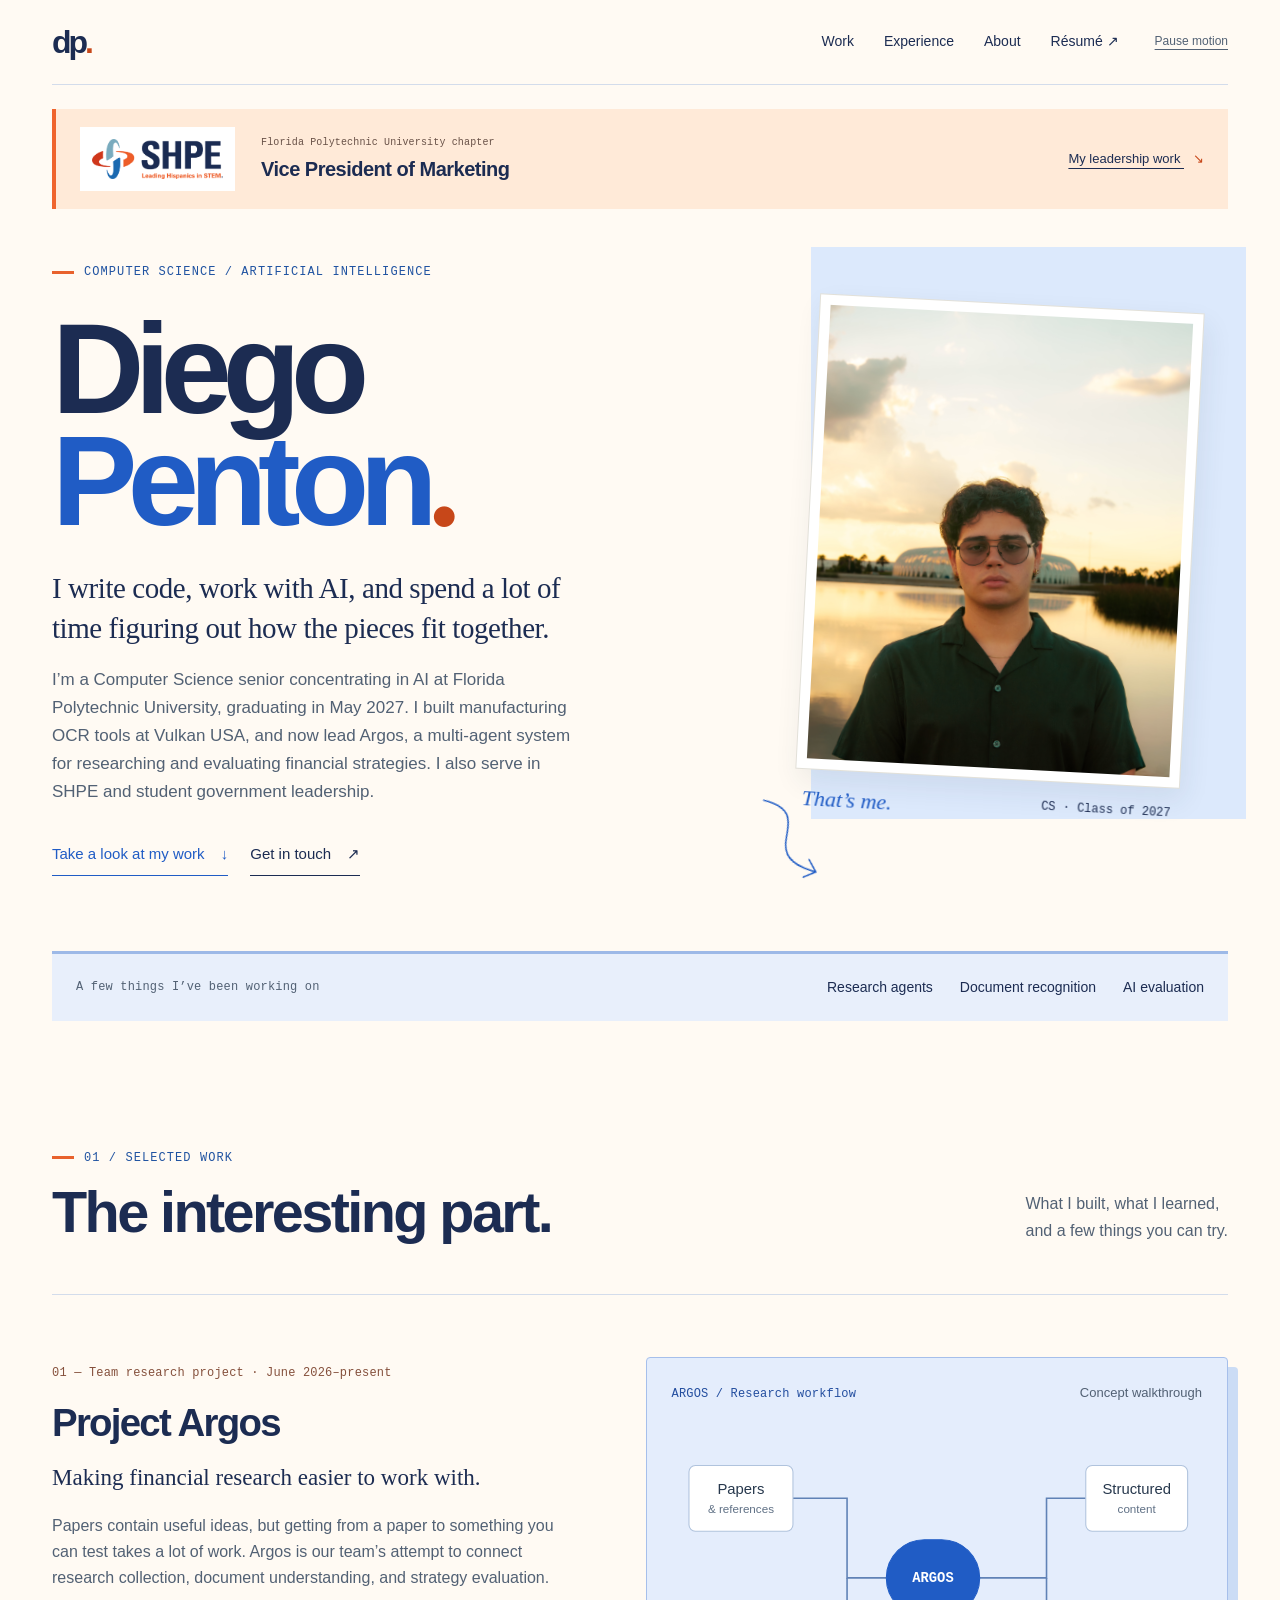
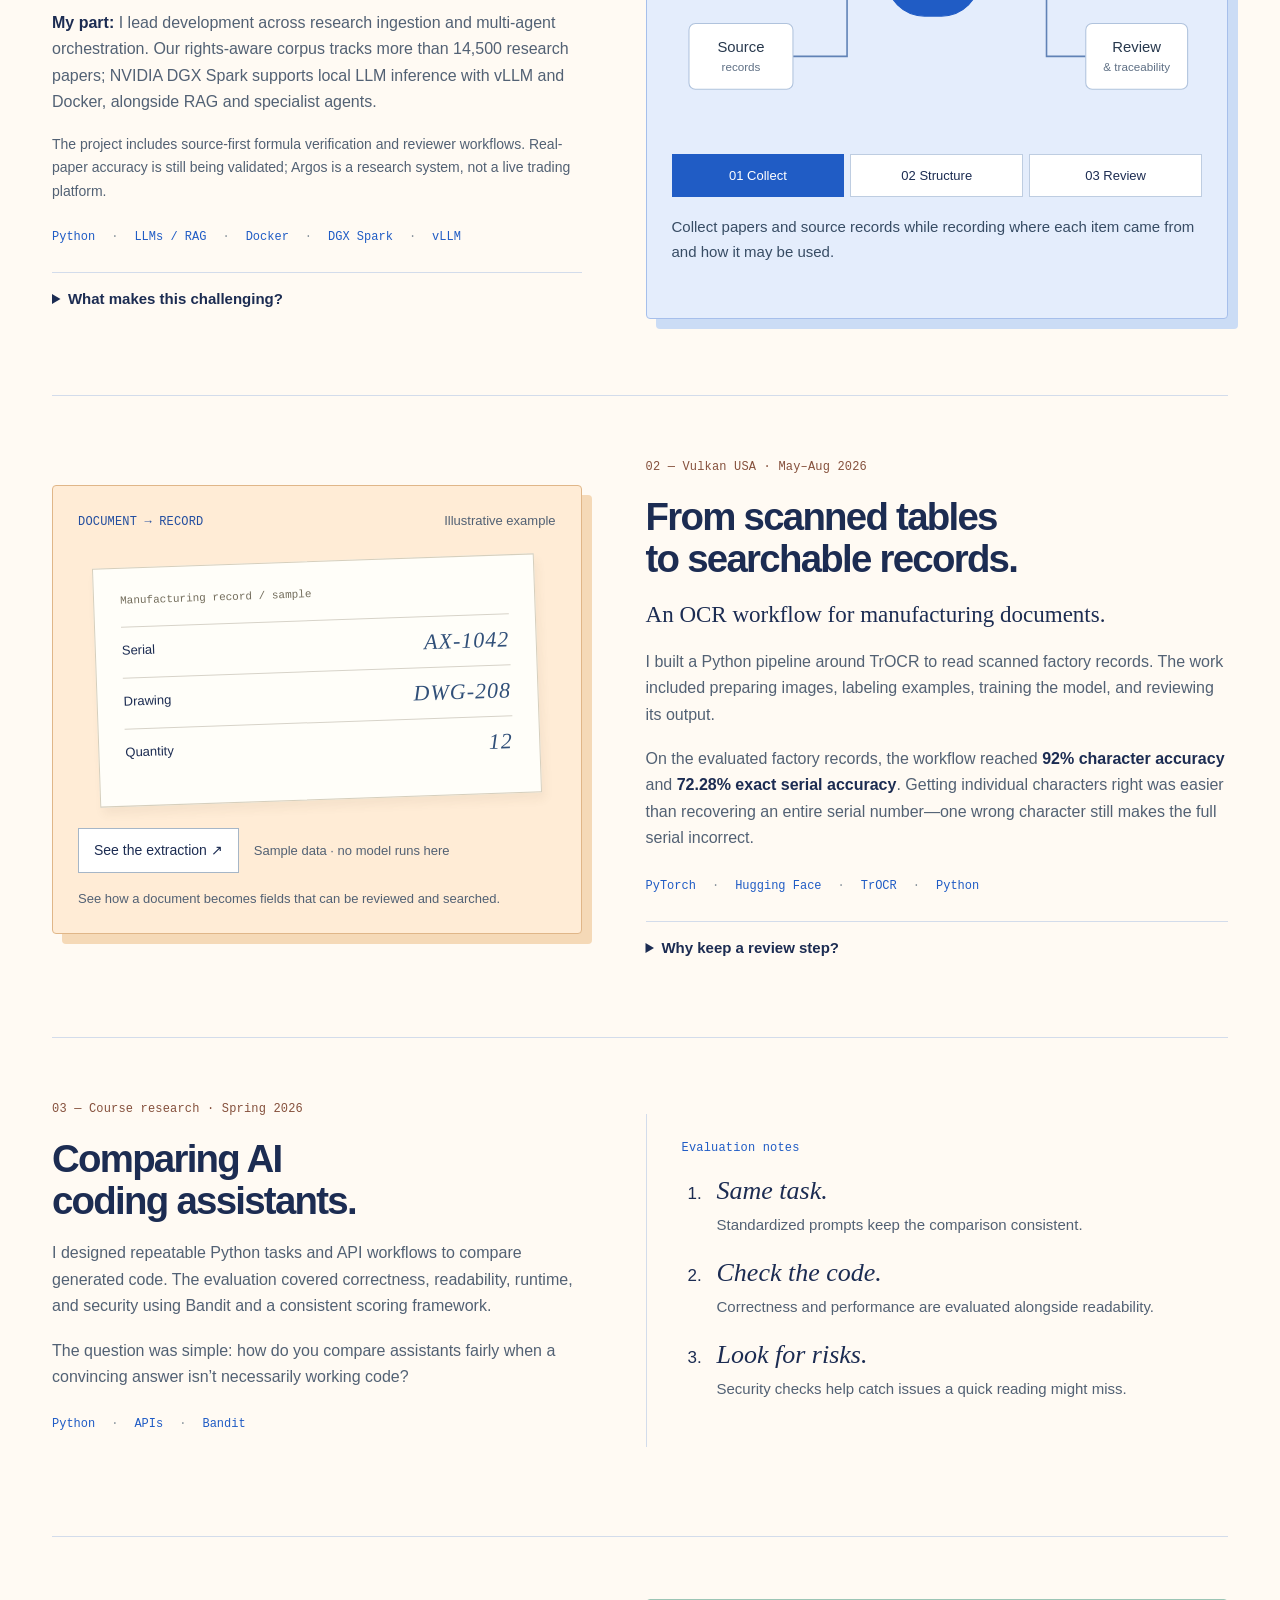
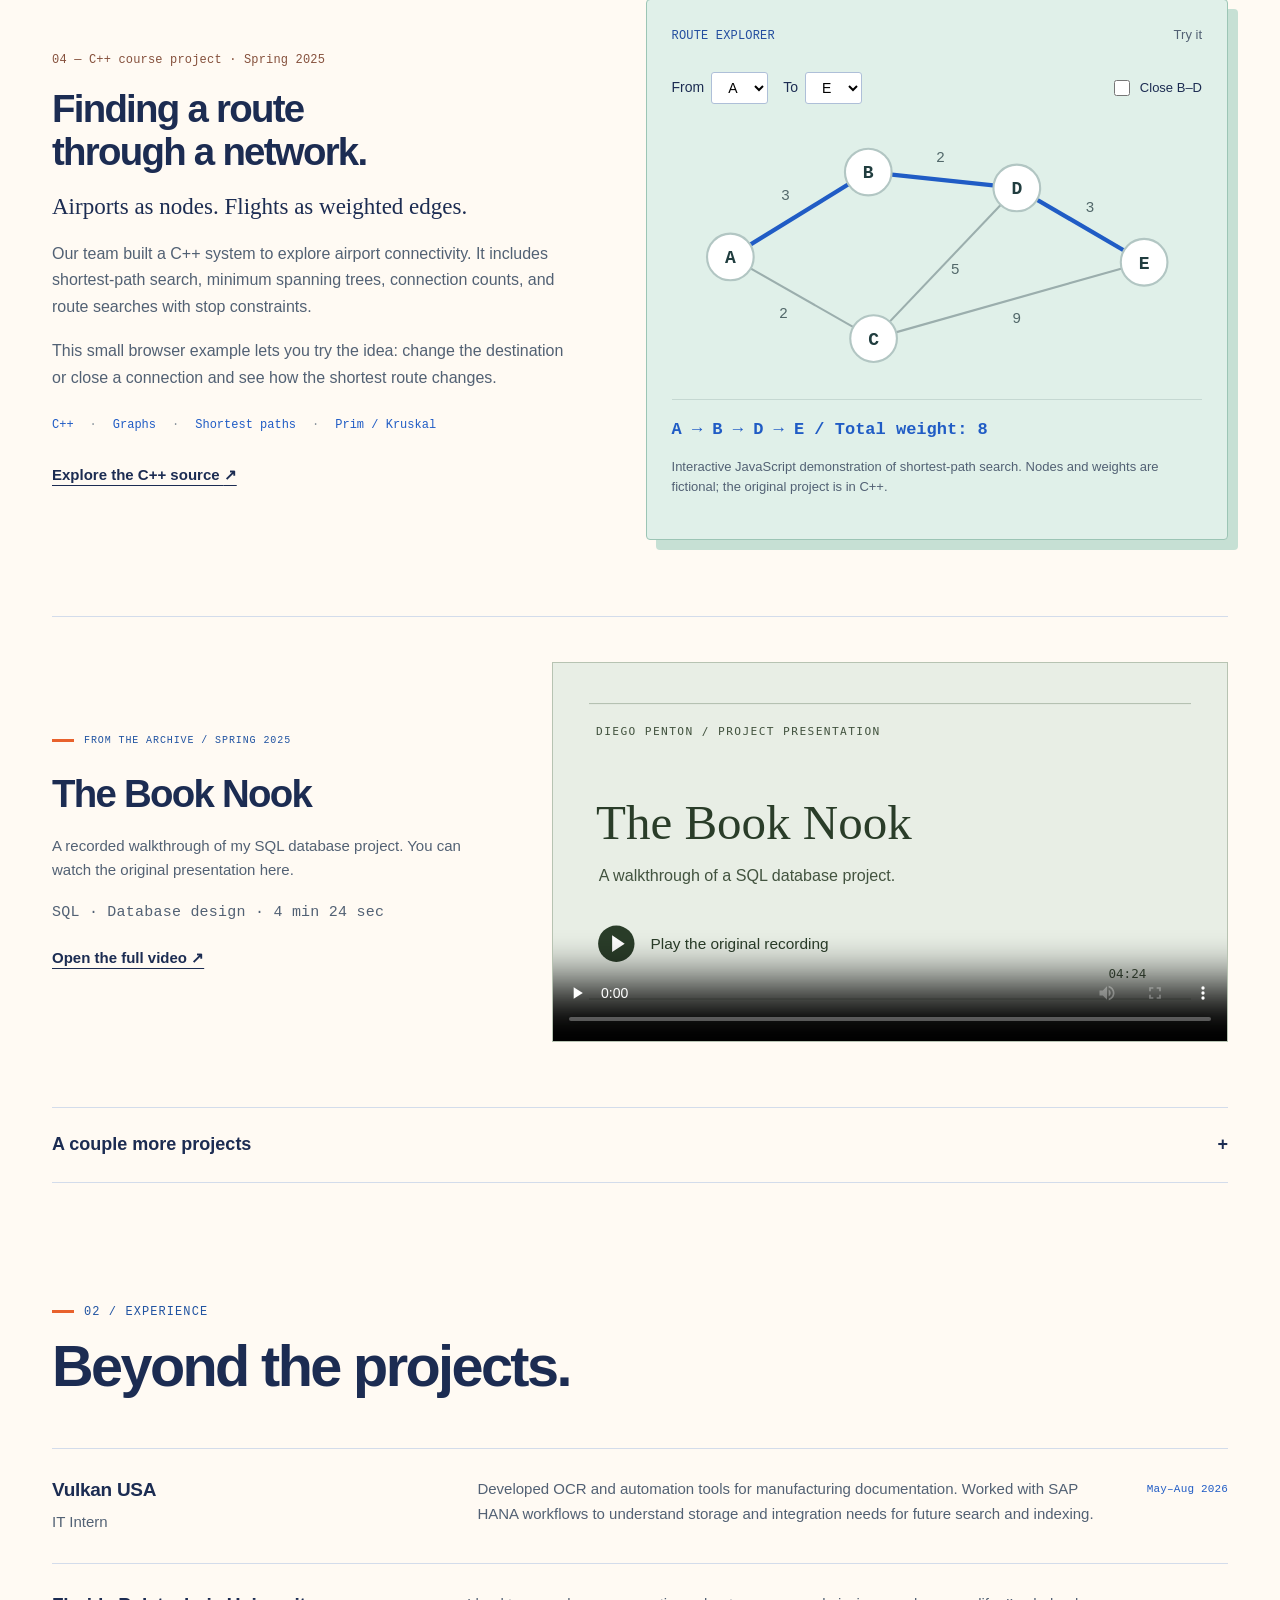
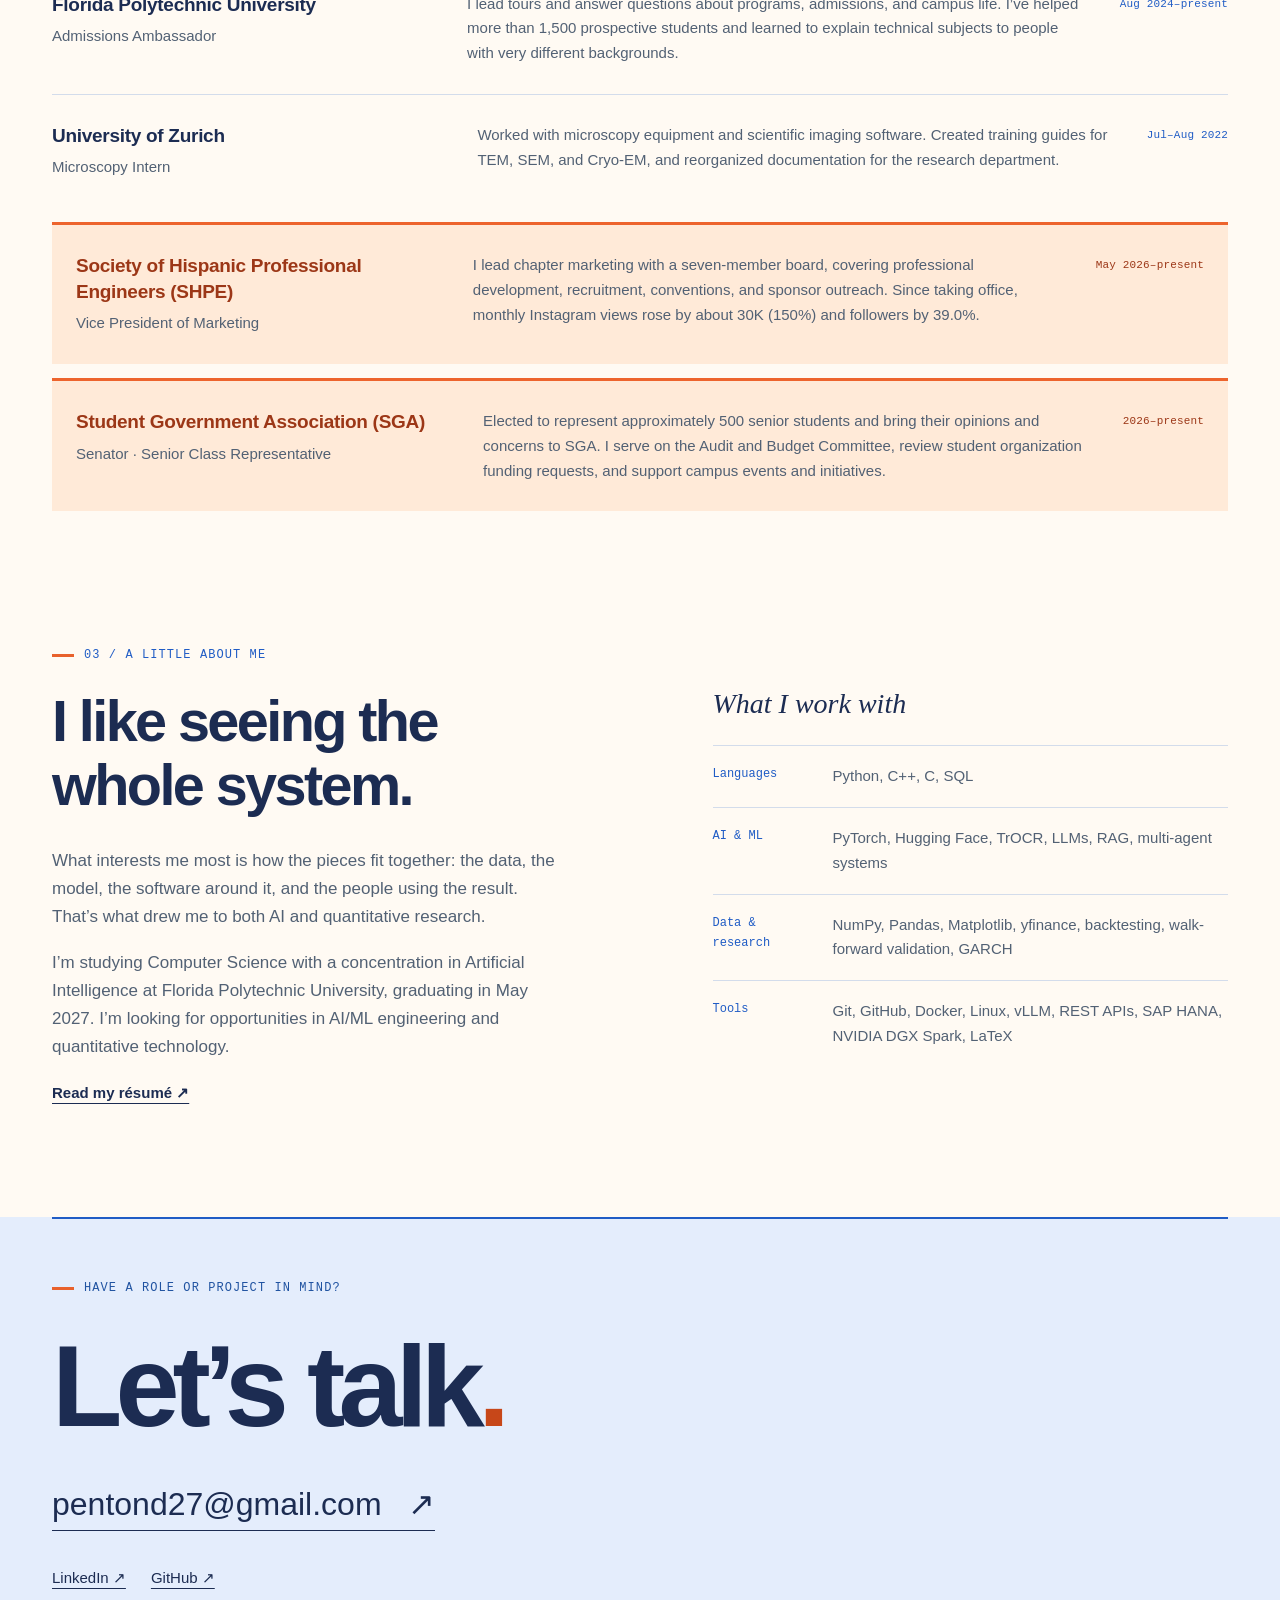
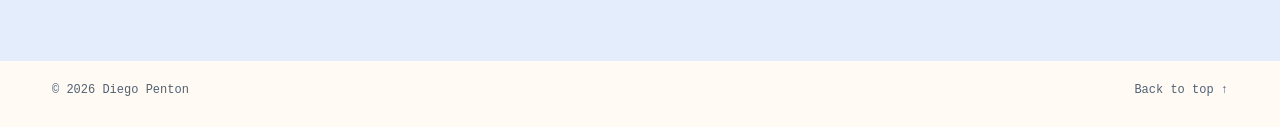
<file: index.html>
<!doctype html>
<html lang="en">
<head>
  <meta charset="utf-8">
  <meta name="viewport" content="width=device-width, initial-scale=1">
  <meta name="color-scheme" content="light">
  <meta name="theme-color" content="#fffaf3">
  <title>Diego Penton — AI, software &amp; research</title>
  <meta name="description" content="Diego Penton's portfolio: manufacturing OCR at Vulkan USA, Project Argos, AI evaluation, SHPE marketing, and SGA representation. Computer Science at Florida Polytechnic University.">
  <meta property="og:title" content="Diego Penton — Selected work">
  <meta property="og:description" content="A personal collection of work in artificial intelligence, software, and research.">
  <meta property="og:image" content="https://diegopenton.github.io/profile.jpg">
  <meta property="og:type" content="website">
  <link rel="stylesheet" href="portfolio.css?v=resume-20261019">
  <script src="portfolio.js" defer></script>
</head>
<body>
  <a class="skip" href="#main">Skip to content</a>
  <header class="site-header wrap">
    <a class="wordmark" href="#home" aria-label="Diego Penton home">dp<span>.</span></a>
    <nav aria-label="Main navigation">
      <a href="#work">Work</a><a href="#experience">Experience</a><a href="#about">About</a>
      <a href="resume.html" target="_blank" rel="noopener">Résumé <span aria-hidden="true">↗</span></a>
    </nav>
    <button id="motion-toggle" class="text-button" type="button" aria-pressed="false" hidden>Pause motion</button>
  </header>
  <main id="main">
    <!-- Official logo: https://shpe.org/wp-content/uploads/2022/06/shpe-logo.png -->
    <aside class="leadership-banner wrap" aria-label="SHPE chapter leadership">
      <a class="shpe-mark" href="https://shpe.org/" target="_blank" rel="noopener" aria-label="About SHPE"><img src="shpe-logo.png" alt="SHPE — Leading Hispanics in STEM" width="681" height="211"></a>
      <div class="leadership-intro"><span class="mono">Florida Polytechnic University chapter</span><strong>Vice President of Marketing</strong></div>
      <a class="leadership-link" href="#leadership">My leadership work <span aria-hidden="true">↘</span></a>
    </aside>
    <section class="hero wrap" id="home" aria-labelledby="intro-title">
      <div class="hero-text">
        <p class="eyebrow">Computer science / Artificial intelligence</p>
        <h1 id="intro-title">Diego<br><span>Penton<span class="period">.</span></span></h1>
        <p class="intro">I write code, work with AI, and spend a lot of time figuring out how the pieces fit together.</p>
        <p class="hero-description">I’m a Computer Science senior concentrating in AI at Florida Polytechnic University, graduating in May 2027. I built manufacturing OCR tools at Vulkan USA, and now lead Argos, a multi-agent system for researching and evaluating financial strategies. I also serve in SHPE and student government leadership.</p>
        <div class="hero-links"><a class="primary-link" href="#work">Take a look at my work <span aria-hidden="true">↓</span></a><a href="mailto:pentond27@gmail.com">Get in touch <span aria-hidden="true">↗</span></a></div>
      </div>
      <figure class="portrait-note">
        <div class="photo-frame"><img src="profile.jpg" alt="Diego Penton" fetchpriority="high" decoding="async"></div>
        <figcaption><span>That’s me.</span><span>CS · Class of 2027</span></figcaption>
        <svg class="annotation" viewBox="0 0 130 100" aria-hidden="true"><path class="draw-line" d="M8 12 C88 0 20 86 110 74 M96 62 L111 74 L98 87"/></svg>
      </figure>
      <div class="hero-bottom"><span class="mono">A few things I’ve been working on</span><a href="#argos">Research agents</a><a href="#ocr">Document recognition</a><a href="#evaluation">AI evaluation</a></div>
    </section>
    <section class="work wrap" id="work" aria-labelledby="work-title">
      <div class="section-head"><div><p class="eyebrow">01 / Selected work</p><h2 id="work-title">The interesting part.</h2></div><p>What I built, what I learned,<br>and a few things you can try.</p></div>
      <article class="case" id="argos">
        <div class="case-copy"><p class="project-index">01 — Team research project · June 2026–present</p><h3>Project Argos</h3><p class="project-deck">Making financial research easier to work with.</p><p>Papers contain useful ideas, but getting from a paper to something you can test takes a lot of work. Argos is our team’s attempt to connect research collection, document understanding, and strategy evaluation.</p><p><strong>My part:</strong> I lead development across research ingestion and multi-agent orchestration. Our rights-aware corpus tracks more than 14,500 research papers; NVIDIA DGX Spark supports local LLM inference with vLLM and Docker, alongside RAG and specialist agents.</p><p class="quiet">The project includes source-first formula verification and reviewer workflows. Real-paper accuracy is still being validated; Argos is a research system, not a live trading platform.</p><ul class="tech" aria-label="Argos technologies"><li>Python</li><li>LLMs / RAG</li><li>Docker</li><li>DGX Spark</li><li>vLLM</li></ul><details><summary>What makes this challenging?</summary><p>Paper extraction must preserve where a statement or formula came from. The pipeline records source provenance and usage rights, and the formula-review workflows retain evidence for independent checking. Those controls are tested primarily with synthetic material; they are not proof of verified real-paper accuracy.</p></details></div>
        <div class="case-visual argos-visual">
          <div class="visual-heading"><span class="mono">ARGOS / Research workflow</span><span class="small">Concept walkthrough</span></div>
          <svg class="system-diagram" viewBox="0 0 500 295" role="img" aria-labelledby="argos-svg-title"><title id="argos-svg-title">Research sources feed acquisition and ingestion, with source records retained for review.</title><g class="connector"><path d="M114 71 H165 V146 H202"/><path d="M114 220 H165 V146"/><path d="M290 146 H353 V71 H390"/><path d="M353 146 V220 H390"/></g><g class="diagram-node"><rect x="16" y="40" width="98" height="62" rx="6"/><text x="65" y="67">Papers</text><text class="svg-sub" x="65" y="85">&amp; references</text><rect x="16" y="189" width="98" height="62" rx="6"/><text x="65" y="216">Source</text><text class="svg-sub" x="65" y="234">records</text><rect class="core" x="202" y="110" width="88" height="72" rx="36"/><text class="core-text" x="246" y="150">ARGOS</text><rect x="390" y="40" width="96" height="62" rx="6"/><text x="438" y="67">Structured</text><text class="svg-sub" x="438" y="85">content</text><rect x="390" y="189" width="96" height="62" rx="6"/><text x="438" y="216">Review</text><text class="svg-sub" x="438" y="234">&amp; traceability</text></g></svg>
          <div class="stage-controls" role="group" aria-label="Explore the Argos workflow"><button type="button" class="stage selected" data-stage="collect" aria-pressed="true">01 Collect</button><button type="button" class="stage" data-stage="structure" aria-pressed="false">02 Structure</button><button type="button" class="stage" data-stage="review" aria-pressed="false">03 Review</button></div>
          <p class="stage-description" id="stage-description" aria-live="polite">Collect papers and source records while recording where each item came from and how it may be used.</p>
        </div>
      </article>
      <article class="case" id="ocr">
        <div class="case-copy"><p class="project-index">02 — Vulkan USA · May–Aug 2026</p><h3>From scanned tables<br>to searchable records.</h3><p class="project-deck">An OCR workflow for manufacturing documents.</p><p>I built a Python pipeline around TrOCR to read scanned factory records. The work included preparing images, labeling examples, training the model, and reviewing its output.</p><p>On the evaluated factory records, the workflow reached <strong>92% character accuracy</strong> and <strong>72.28% exact serial accuracy</strong>. Getting individual characters right was easier than recovering an entire serial number—one wrong character still makes the full serial incorrect.</p><ul class="tech" aria-label="OCR technologies"><li>PyTorch</li><li>Hugging Face</li><li>TrOCR</li><li>Python</li></ul><details><summary>Why keep a review step?</summary><p>A plausible-looking serial number can still be wrong. I structured the workflow around preprocessing, labeling, and review so extracted records could be checked before being used for search or indexing.</p></details></div>
        <div class="case-visual ocr-visual"><div class="visual-heading"><span class="mono">DOCUMENT → RECORD</span><span class="small">Illustrative example</span></div><div class="sample-paper"><span class="paper-title">Manufacturing record / sample</span><div class="sample-row"><span>Serial</span><em>AX-1042</em></div><div class="sample-row"><span>Drawing</span><em>DWG-208</em></div><div class="sample-row"><span>Quantity</span><em>12</em></div><div class="scan-line" aria-hidden="true"></div></div><div class="ocr-toolbar"><button class="demo-button" id="scan-button" type="button">See the extraction <span aria-hidden="true">↗</span></button><span class="small">Sample data · no model runs here</span></div><div class="extracted" id="extracted" hidden><div class="record-label mono">Structured output</div><dl><div><dt>serial</dt><dd>AX-1042</dd></div><div><dt>drawing</dt><dd>DWG-208</dd></div><div><dt>quantity</dt><dd>12</dd></div></dl></div><p class="small sample-status" id="scan-status" role="status">See how a document becomes fields that can be reviewed and searched.</p></div>
      </article>
      <article class="case compact" id="evaluation"><div class="case-copy"><p class="project-index">03 — Course research · Spring 2026</p><h3>Comparing AI<br>coding assistants.</h3><p>I designed repeatable Python tasks and API workflows to compare generated code. The evaluation covered correctness, readability, runtime, and security using Bandit and a consistent scoring framework.</p><p>The question was simple: how do you compare assistants fairly when a convincing answer isn’t necessarily working code?</p><ul class="tech"><li>Python</li><li>APIs</li><li>Bandit</li></ul></div><div class="evaluation-notes"><p class="mono">Evaluation notes</p><ol><li><span>Same task.</span><p>Standardized prompts keep the comparison consistent.</p></li><li><span>Check the code.</span><p>Correctness and performance are evaluated alongside readability.</p></li><li><span>Look for risks.</span><p>Security checks help catch issues a quick reading might miss.</p></li></ol></div></article>
      <article class="case" id="routes">
        <div class="case-copy"><p class="project-index">04 — C++ course project · Spring 2025</p><h3>Finding a route<br>through a network.</h3><p class="project-deck">Airports as nodes. Flights as weighted edges.</p><p>Our team built a C++ system to explore airport connectivity. It includes shortest-path search, minimum spanning trees, connection counts, and route searches with stop constraints.</p><p>This small browser example lets you try the idea: change the destination or close a connection and see how the shortest route changes.</p><ul class="tech" aria-label="Route project technologies"><li>C++</li><li>Graphs</li><li>Shortest paths</li><li>Prim / Kruskal</li></ul><a class="inline-link" href="https://github.com/diegopenton/Graph-Based-Airport-Connectivity-and-Flight-Route-Optimization-System-Data-Structures-Final-Project-" target="_blank" rel="noopener">Explore the C++ source <span aria-hidden="true">↗</span></a></div>
        <div class="case-visual route-visual"><div class="visual-heading"><span class="mono">ROUTE EXPLORER</span><span class="small">Try it</span></div><div class="route-controls"><label>From <select id="route-start"><option>A</option><option>B</option><option>C</option><option>D</option><option>E</option></select></label><label>To <select id="route-end"><option>A</option><option>B</option><option>C</option><option>D</option><option selected>E</option></select></label><label class="closure"><input type="checkbox" id="close-edge"> Close B–D</label></div><svg id="route-map" viewBox="0 0 500 250" role="img" aria-labelledby="route-svg-title"><title id="route-svg-title">Five-node example network. The selected shortest route is highlighted.</title><g class="edges"><path id="edge-AB" d="M55 130 L185 50"/><path id="edge-AC" d="M55 130 L190 207"/><path id="edge-BD" d="M185 50 L325 65"/><path id="edge-CD" d="M190 207 L325 65"/><path id="edge-CE" d="M190 207 L445 135"/><path id="edge-DE" d="M325 65 L445 135"/></g><g class="weights"><text x="107" y="76">3</text><text x="105" y="188">2</text><text x="253" y="41">2</text><text x="267" y="146">5</text><text x="325" y="192">9</text><text x="394" y="88">3</text></g><g class="graph-nodes"><g><circle cx="55" cy="130" r="22"/><text x="55" y="136">A</text></g><g><circle cx="185" cy="50" r="22"/><text x="185" y="56">B</text></g><g><circle cx="190" cy="207" r="22"/><text x="190" y="213">C</text></g><g><circle cx="325" cy="65" r="22"/><text x="325" y="71">D</text></g><g><circle cx="445" cy="135" r="22"/><text x="445" y="141">E</text></g></g></svg><p id="route-result" class="route-result" role="status">Choose two nodes to calculate a route.</p><p class="small">Interactive JavaScript demonstration of shortest-path search. Nodes and weights are fictional; the original project is in C++.</p><noscript><p>Enable JavaScript to use the route explorer.</p></noscript></div>
      </article>
      <article class="recorded-project" aria-labelledby="booknook-title">
        <div><p class="eyebrow">From the archive / Spring 2025</p><h3 id="booknook-title">The Book Nook</h3><p>A recorded walkthrough of my SQL database project. You can watch the original presentation here.</p><p class="mono">SQL · Database design · 4 min 24 sec</p><a class="inline-link" href="TheBookNook.mp4" target="_blank" rel="noopener">Open the full video ↗</a></div>
        <video controls playsinline preload="none" aria-label="The Book Nook project presentation" poster="booknook-poster.svg"><source src="TheBookNook.mp4" type="video/mp4">Your browser does not support embedded video. Use the full video link to watch the presentation.</video>
      </article>
      <details class="more-work"><summary>A couple more projects <span aria-hidden="true">+</span></summary><div class="archive"><a href="https://github.com/diegopenton/Scientific-Python-Interactive-Data-Acoustic-Modeling-Problem-Solving-in-Python-Final-Project-" target="_blank" rel="noopener"><span>Acoustic modeling</span><small>Python, signal processing &amp; visualization ↗</small></a><a href="https://github.com/diegopenton/Modular_Algorithmic_Trading_Framework" target="_blank" rel="noopener"><span>Algorithmic trading framework</span><small>Modular models &amp; strategy evaluation ↗</small></a></div></details>
    </section>
    <section class="experience wrap" id="experience"><div class="section-head"><div><p class="eyebrow">02 / Experience</p><h2>Beyond the projects.</h2></div></div><div class="experience-row"><div><h3>Vulkan USA</h3><p>IT Intern</p></div><p>Developed OCR and automation tools for manufacturing documentation. Worked with SAP HANA workflows to understand storage and integration needs for future search and indexing.</p><span class="date">May–Aug 2026</span></div><div class="experience-row"><div><h3>Florida Polytechnic University</h3><p>Admissions Ambassador</p></div><p>I lead tours and answer questions about programs, admissions, and campus life. I’ve helped more than 1,500 prospective students and learned to explain technical subjects to people with very different backgrounds.</p><span class="date">Aug 2024–present</span></div><div class="experience-row"><div><h3>University of Zurich</h3><p>Microscopy Intern</p></div><p>Worked with microscopy equipment and scientific imaging software. Created training guides for TEM, SEM, and Cryo-EM, and reorganized documentation for the research department.</p><span class="date">Jul–Aug 2022</span></div><div class="experience-row leadership-row" id="leadership"><div><h3>Society of Hispanic Professional Engineers (SHPE)</h3><p>Vice President of Marketing</p></div><p>I lead chapter marketing with a seven-member board, covering professional development, recruitment, conventions, and sponsor outreach. Since taking office, monthly Instagram views rose by about 30K (150%) and followers by 39.0%.</p><span class="date">May 2026–present</span></div><div class="experience-row leadership-row"><div><h3>Student Government Association (SGA)</h3><p>Senator · Senior Class Representative</p></div><p>Elected to represent approximately 500 senior students and bring their opinions and concerns to SGA. I serve on the Audit and Budget Committee, review student organization funding requests, and support campus events and initiatives.</p><span class="date">2026–present</span></div></section>
    <section class="about wrap" id="about"><div><p class="eyebrow">03 / A little about me</p><h2>I like seeing the<br>whole system.</h2><p>What interests me most is how the pieces fit together: the data, the model, the software around it, and the people using the result. That’s what drew me to both AI and quantitative research.</p><p>I’m studying Computer Science with a concentration in Artificial Intelligence at Florida Polytechnic University, graduating in May 2027. I’m looking for opportunities in AI/ML engineering and quantitative technology.</p><a class="inline-link" href="resume.html" target="_blank" rel="noopener">Read my résumé ↗</a></div><div class="toolkit"><h3>What I work with</h3><dl><div><dt>Languages</dt><dd>Python, C++, C, SQL</dd></div><div><dt>AI &amp; ML</dt><dd>PyTorch, Hugging Face, TrOCR, LLMs, RAG, multi-agent systems</dd></div><div><dt>Data &amp; research</dt><dd>NumPy, Pandas, Matplotlib, yfinance, backtesting, walk-forward validation, GARCH</dd></div><div><dt>Tools</dt><dd>Git, GitHub, Docker, Linux, vLLM, REST APIs, SAP HANA, NVIDIA DGX Spark, LaTeX</dd></div></dl></div></section>
    <section class="contact wrap" id="contact"><p class="eyebrow">Have a role or project in mind?</p><h2>Let’s talk<span>.</span></h2><a class="email" href="mailto:pentond27@gmail.com">pentond27@gmail.com <span aria-hidden="true">↗</span></a><div class="contact-links"><a href="https://www.linkedin.com/in/diegopenton" target="_blank" rel="noopener">LinkedIn ↗</a><a href="https://github.com/diegopenton" target="_blank" rel="noopener">GitHub ↗</a></div></section>
  </main>
  <footer class="wrap"><span>© <span id="year">2026</span> Diego Penton</span><a href="#home">Back to top ↑</a></footer>
</body>
</html>
</file>
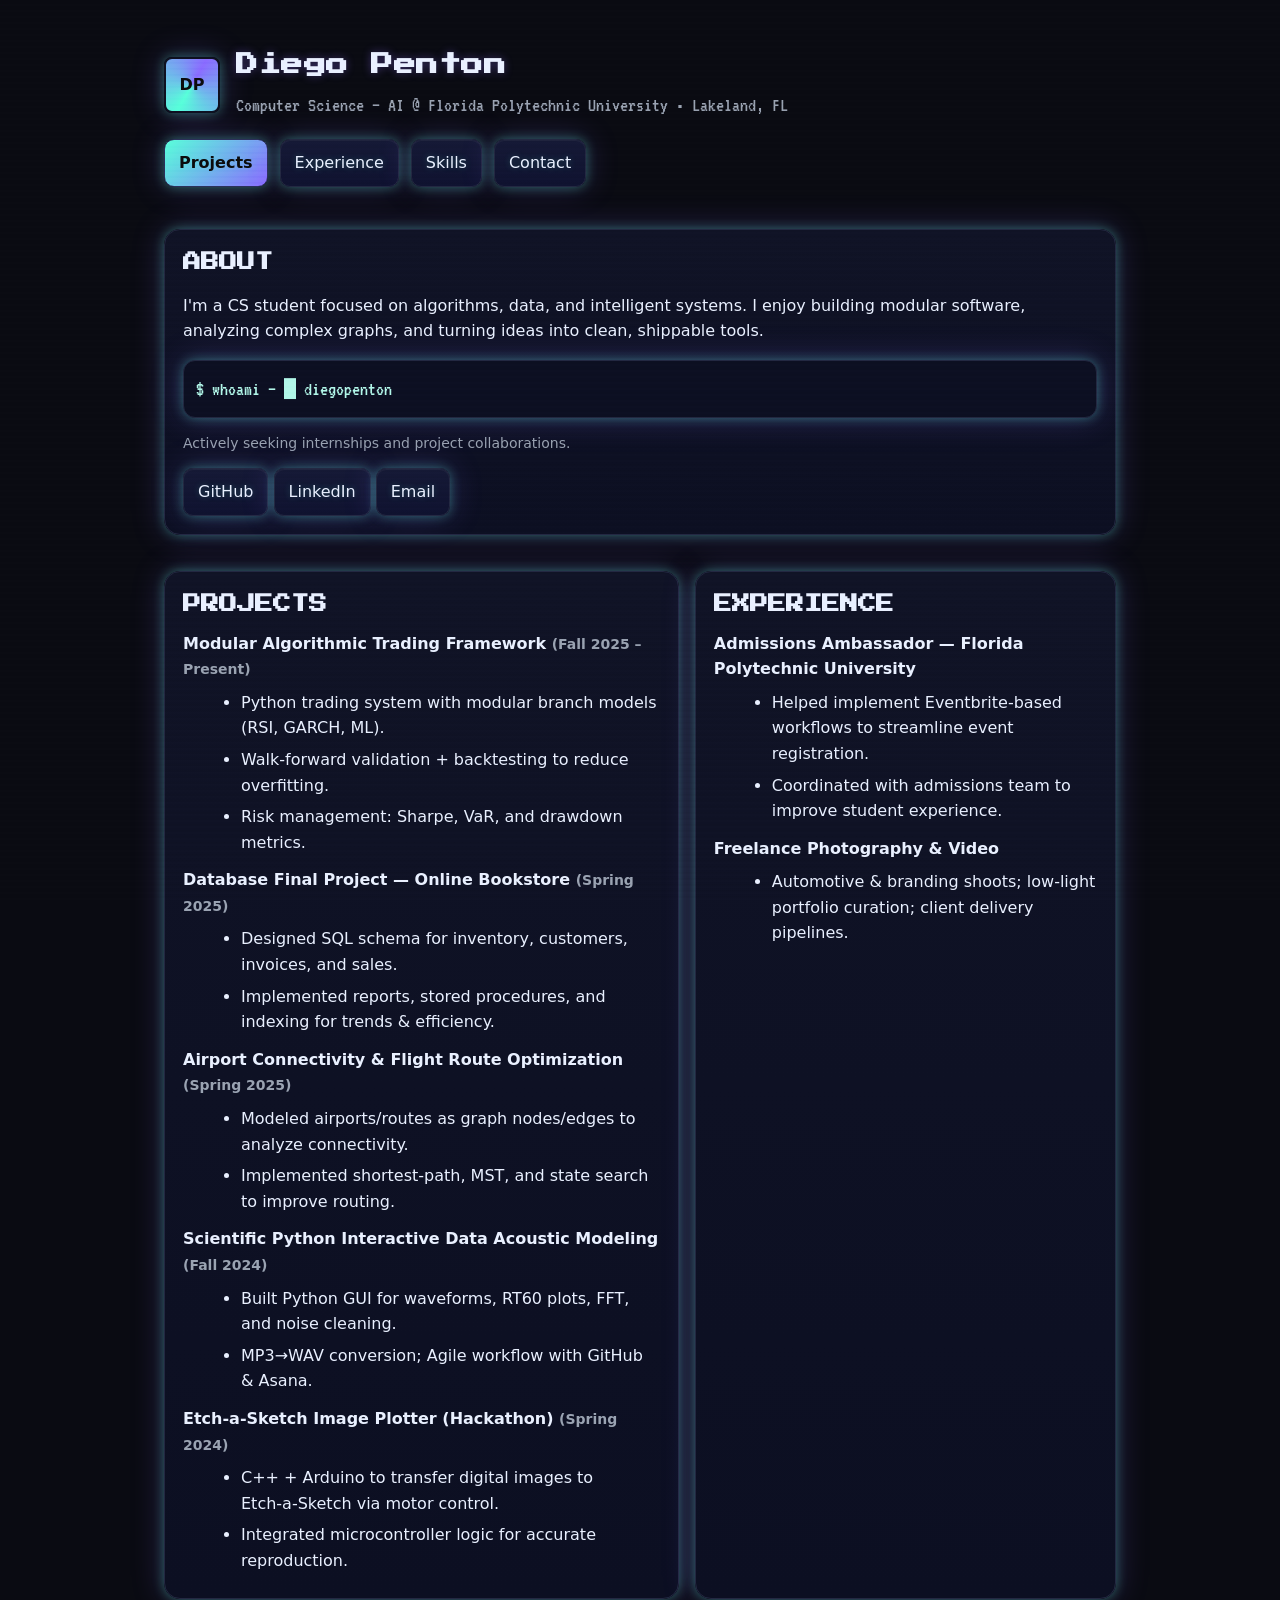
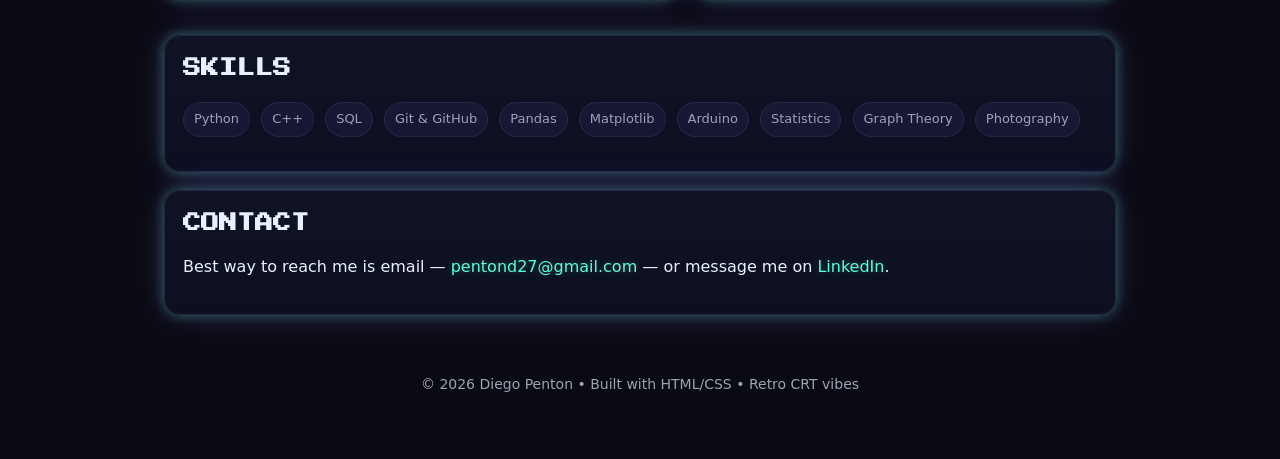
<file: diego_penton_git_hub_pages_retro.html>
<!DOCTYPE html>
<html lang="en">
<head>
  <meta charset="utf-8" />
  <meta name="viewport" content="width=device-width, initial-scale=1" />
  <title>Diego Penton — Portfolio</title>
  <meta name="description" content="Diego Penton — Computer Science (AI) student at Florida Polytechnic University. Projects, experience, and contact." />
  <meta name="color-scheme" content="light dark">
  <style>
    @import url('https://fonts.googleapis.com/css2?family=Press+Start+2P&family=VT323&display=swap');
    :root{
      --bg:#0a0b12; --fg:#e9f0ff; --muted:#9aa3b2; --card:#111426; --accent:#58ffda; --accent-2:#8b6cff; --border:#232842;
      --grid:#1a1f39; --glow:0 0 12px rgba(88,255,218,.35), 0 0 32px rgba(139,108,255,.25);
    }
    *{box-sizing:border-box}
    html,body{margin:0;padding:0;background:var(--bg);color:var(--fg);font:16px/1.6 system-ui,-apple-system,Segoe UI,Inter,Roboto,Arial,sans-serif}
    body::before{ /* horizon glow */
      content:""; position:fixed; inset:-20% -20% 40% -20%; z-index:-2;
      background:radial-gradient(ellipse at 50% 120%, rgba(139,108,255,.35) 0%, rgba(10,11,18,0) 60%),
                 radial-gradient(ellipse at 50% 140%, rgba(88,255,218,.25) 0%, rgba(10,11,18,0) 60%);
      filter: blur(20px);
    }
    .retro-bg{position:fixed; inset:0; z-index:-3; background:
      linear-gradient(rgba(10,11,18,0) 60%, rgba(88,255,218,.12) 60%),
      repeating-linear-gradient(0deg, transparent 0 28px, var(--grid) 29px 30px),
      repeating-linear-gradient(90deg, transparent 0 28px, var(--grid) 29px 30px);
      transform: perspective(600px) rotateX(60deg) translateY(20vh);
      transform-origin: top; opacity:.9; pointer-events:none;
    }
    .scanlines{position:fixed; inset:0; pointer-events:none; z-index:999; mix-blend-mode:overlay; opacity:.4;
      background:repeating-linear-gradient(0deg, rgba(255,255,255,.02) 0 2px, rgba(0,0,0,.15) 3px 3px, rgba(0,0,0,0) 4px 6px);
    }
    a{color:var(--accent);text-decoration:none; text-shadow:0 0 6px rgba(88,255,218,.25)}
    a:hover{opacity:.95; filter:brightness(1.05)}
    .wrap{max-width:1000px;margin:0 auto;padding:24px}
    header{display:flex;flex-wrap:wrap;gap:18px;align-items:center;justify-content:space-between;padding:24px 0}
    .title{display:flex;gap:16px;align-items:center}
    .avatar{width:56px;height:56px;border-radius:8px; background:conic-gradient(from 210deg at 50% 50%, var(--accent), var(--accent-2), var(--accent));
      display:grid;place-items:center;color:#0b0b0c;font-weight:800; box-shadow: var(--glow); border:2px solid #0e1020;}
    h1{font-family:"Press Start 2P", system-ui; letter-spacing:.5px; font-size:22px;margin:0; text-shadow:0 0 8px rgba(139,108,255,.35)}
    .sub{color:var(--muted);margin-top:6px; font-family:"VT323", monospace; font-size:20px}
    nav{display:flex;gap:12px;flex-wrap:wrap}
    .btn{padding:10px 14px;border:1px solid var(--border);border-radius:10px;background:linear-gradient(180deg,#151936,#0f1230);color:var(--fg);display:inline-flex;gap:8px;align-items:center; box-shadow: inset 0 1px 0 rgba(255,255,255,.05), var(--glow)}
    .btn.primary{border-color:#2b305a;background:linear-gradient(135deg,var(--accent),var(--accent-2));color:#0b0b0c;font-weight:700}
    .grid{display:grid;gap:16px}
    @media(min-width:900px){.grid{grid-template-columns:1.1fr .9fr}}
    section{margin:18px 0}
    .card{background:linear-gradient(180deg,#101326,#0c0f22);border:1px solid var(--border);border-radius:16px;padding:18px; box-shadow: var(--glow)}
    h2{margin:0 0 10px 0;font-size:18px; font-family:"Press Start 2P"; text-transform:uppercase}
    h3{margin:12px 0 6px 0;font-size:16px}
    ul{margin:8px 0 0 18px}
    .badge{display:inline-block;padding:6px 10px;border:1px solid var(--border);border-radius:999px;margin:4px 6px 0 0;background:rgba(139,108,255,.08);font-size:13px;color:var(--muted)}
    .two-col{columns:2;column-gap:24px}
    @media(max-width:700px){.two-col{columns:1}}
    footer{padding:40px 0;color:var(--muted);text-align:center}
    .small{font-size:14px;color:var(--muted)}
    .list-compact li{margin:6px 0}
    .terminal{font-family:"VT323", monospace; font-size:20px; background:#0c0f22; border:1px solid var(--border); border-radius:12px; padding:12px; color:#b2f7e9; box-shadow: var(--glow)}
    .blink{animation:blink 1s steps(1) infinite}
    @keyframes blink{50%{opacity:0}}
  </style>
</head>
<body>
  <div class="retro-bg" aria-hidden="true"></div>
  <div class="scanlines" aria-hidden="true"></div>
  <div class="wrap">
    <header>
      <div class="title">
        <div class="avatar" aria-hidden="true">DP</div>
        <div>
          <h1>Diego Penton</h1>
          <div class="sub">Computer Science — AI @ Florida Polytechnic University • Lakeland, FL</div>
        </div>
      </div>
      <nav>
        <a class="btn primary" href="#projects">Projects</a>
        <a class="btn" href="#experience">Experience</a>
        <a class="btn" href="#skills">Skills</a>
        <a class="btn" href="#contact">Contact</a>
      </nav>
    </header>

    <section class="card" id="about">
      <h2>About</h2>
      <p>
        I'm a CS student focused on algorithms, data, and intelligent systems. I enjoy building modular software, analyzing complex graphs, and turning ideas into clean, shippable tools.
      </p>
      <div class="terminal">$ whoami — <span class="blink">█</span> diegopenton</div>
      <p class="small">Actively seeking internships and project collaborations.</p>
      <div style="margin-top:8px">
        <a class="btn" href="https://github.com/diegopenton" target="_blank" rel="noopener">GitHub</a>
        <a class="btn" href="https://www.linkedin.com/in/diegopenton" target="_blank" rel="noopener">LinkedIn</a>
        <a class="btn" href="mailto:pentond27@gmail.com">Email</a>
      </div>
    </section>

    <div class="grid">
      <section class="card" id="projects">
        <h2>Projects</h2>
        <article>
          <h3>Modular Algorithmic Trading Framework <span class="small">(Fall 2025 – Present)</span></h3>
          <ul class="list-compact">
            <li>Python trading system with modular branch models (RSI, GARCH, ML).</li>
            <li>Walk-forward validation + backtesting to reduce overfitting.</li>
            <li>Risk management: Sharpe, VaR, and drawdown metrics.</li>
          </ul>
        </article>
        <article>
          <h3>Database Final Project — Online Bookstore <span class="small">(Spring 2025)</span></h3>
          <ul class="list-compact">
            <li>Designed SQL schema for inventory, customers, invoices, and sales.</li>
            <li>Implemented reports, stored procedures, and indexing for trends & efficiency.</li>
          </ul>
        </article>
        <article>
          <h3>Airport Connectivity & Flight Route Optimization <span class="small">(Spring 2025)</span></h3>
          <ul class="list-compact">
            <li>Modeled airports/routes as graph nodes/edges to analyze connectivity.</li>
            <li>Implemented shortest-path, MST, and state search to improve routing.</li>
          </ul>
        </article>
        <article>
          <h3>Scientific Python Interactive Data Acoustic Modeling <span class="small">(Fall 2024)</span></h3>
          <ul class="list-compact">
            <li>Built Python GUI for waveforms, RT60 plots, FFT, and noise cleaning.</li>
            <li>MP3→WAV conversion; Agile workflow with GitHub & Asana.</li>
          </ul>
        </article>
        <article>
          <h3>Etch‑a‑Sketch Image Plotter (Hackathon) <span class="small">(Spring 2024)</span></h3>
          <ul class="list-compact">
            <li>C++ + Arduino to transfer digital images to Etch‑a‑Sketch via motor control.</li>
            <li>Integrated microcontroller logic for accurate reproduction.</li>
          </ul>
        </article>
      </section>

      <section class="card" id="experience">
        <h2>Experience</h2>
        <h3>Admissions Ambassador — Florida Polytechnic University</h3>
        <ul class="list-compact">
          <li>Helped implement Eventbrite-based workflows to streamline event registration.</li>
          <li>Coordinated with admissions team to improve student experience.</li>
        </ul>
        <h3>Freelance Photography & Video</h3>
        <ul class="list-compact">
          <li>Automotive & branding shoots; low-light portfolio curation; client delivery pipelines.</li>
        </ul>
      </section>
    </div>

    <section class="card" id="skills">
      <h2>Skills</h2>
      <p>
        <span class="badge">Python</span>
        <span class="badge">C++</span>
        <span class="badge">SQL</span>
        <span class="badge">Git & GitHub</span>
        <span class="badge">Pandas</span>
        <span class="badge">Matplotlib</span>
        <span class="badge">Arduino</span>
        <span class="badge">Statistics</span>
        <span class="badge">Graph Theory</span>
        <span class="badge">Photography</span>
      </p>
    </section>

    <section class="card" id="contact">
      <h2>Contact</h2>
      <p>Best way to reach me is email — <a href="mailto:pentond27@gmail.com">pentond27@gmail.com</a> — or message me on <a href="https://www.linkedin.com/in/diegopenton" target="_blank" rel="noopener">LinkedIn</a>.</p>
    </section>

    <footer>
      <div class="small">© <span id="y"></span> Diego Penton • Built with HTML/CSS • Retro CRT vibes</div>
    </footer>
  </div>
  <script>document.getElementById('y').textContent = new Date().getFullYear()</script>
</body>
</html>
</file>
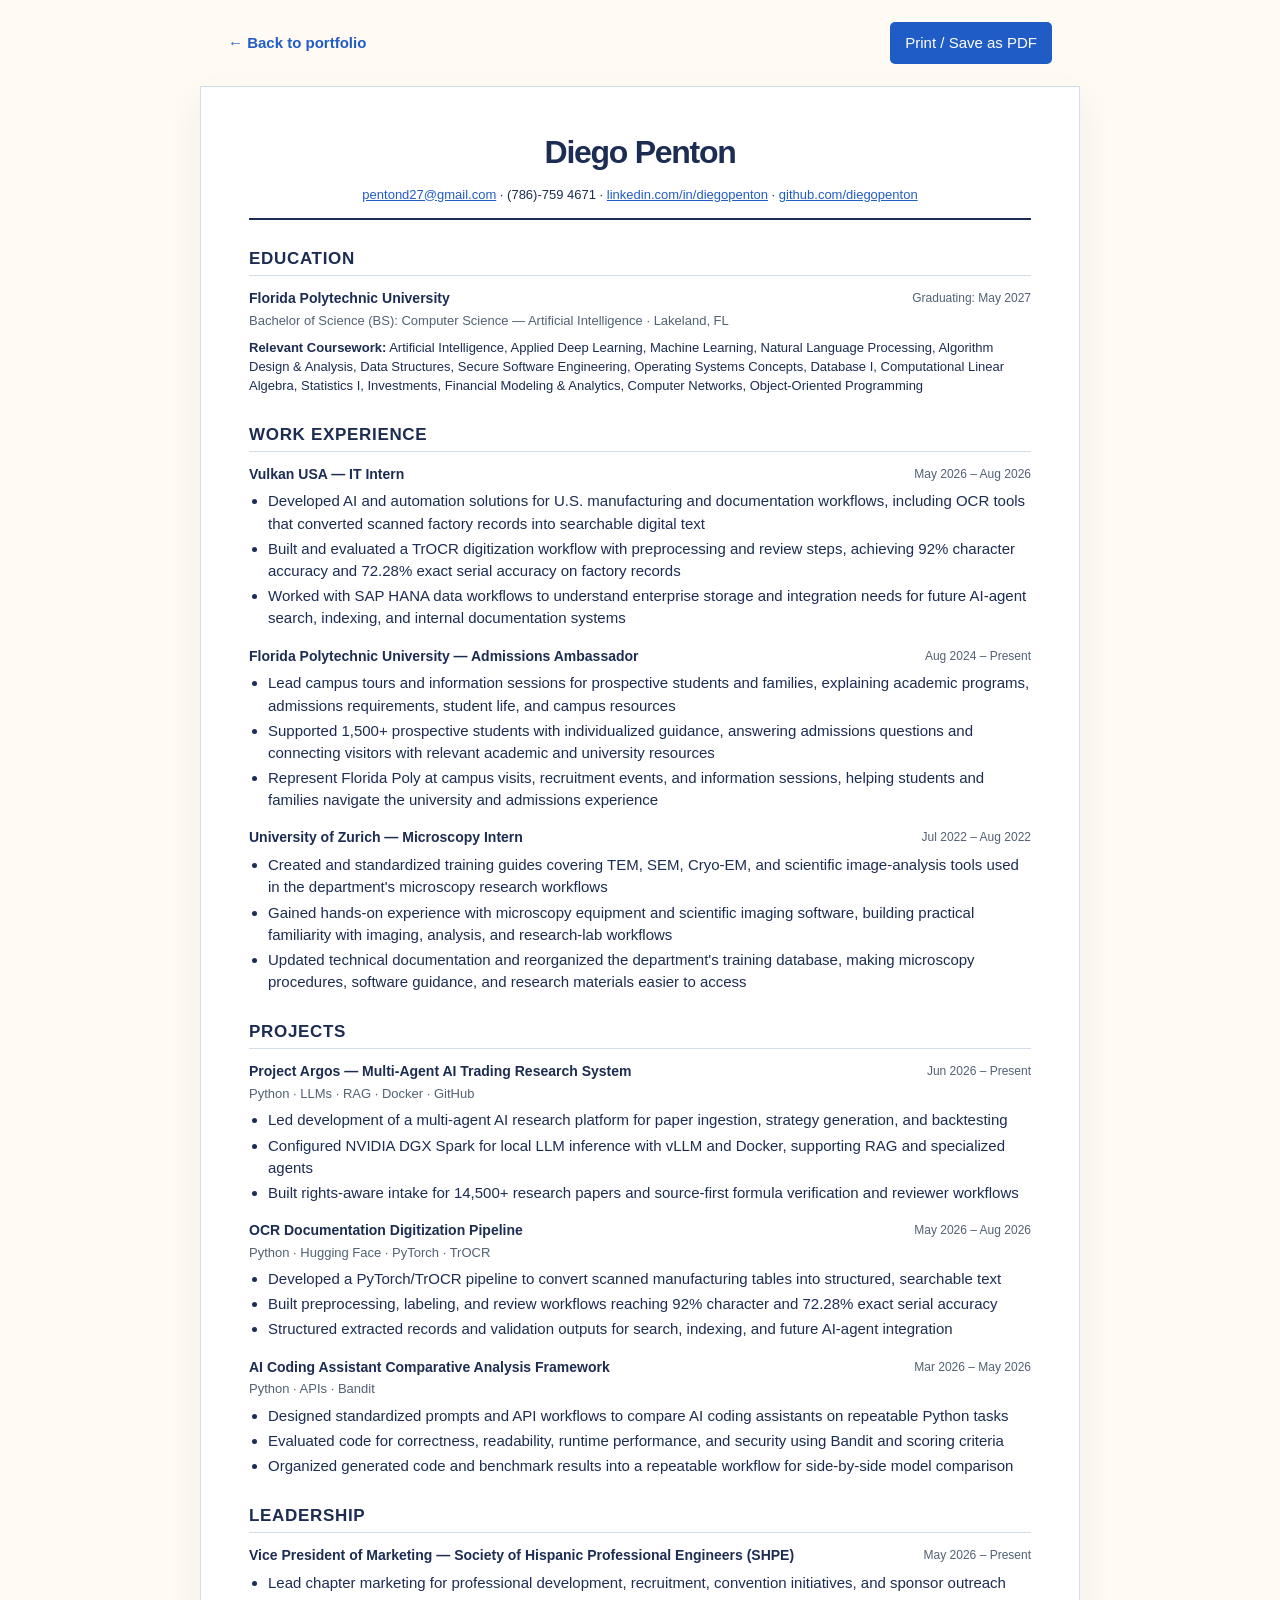
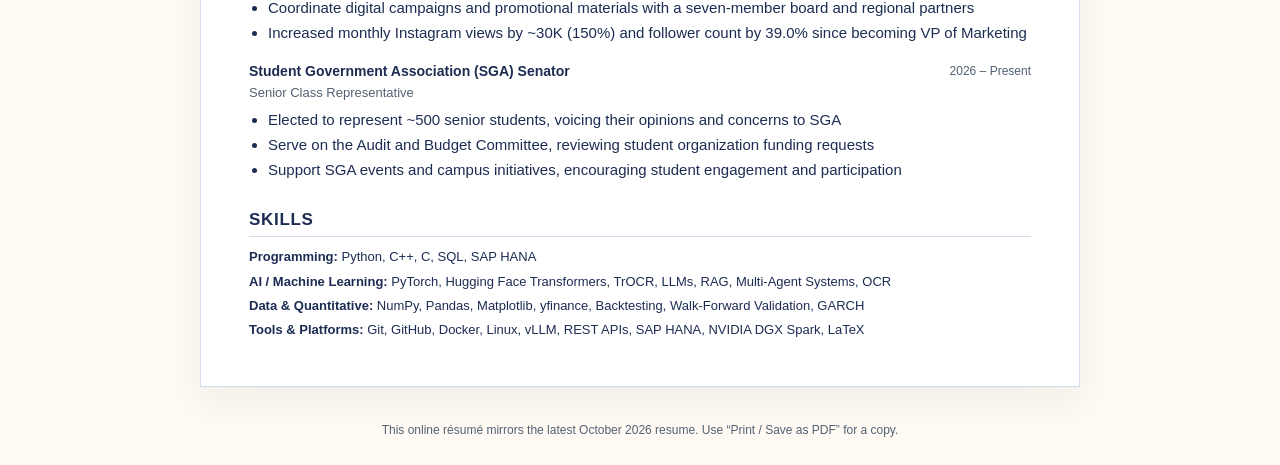
<file: resume.html>
<!doctype html>
<html lang="en">
<head>
<meta charset="utf-8"><meta name="viewport" content="width=device-width, initial-scale=1">
<meta name="color-scheme" content="light">
<title>Résumé — Diego Penton</title>
<meta name="description" content="Diego Penton's current résumé: AI and software projects, work experience, SHPE and SGA leadership, and technical skills.">
<style>
:root{--paper:#fffaf3;--ink:#1c2c52;--blue:#205cc5;--muted:#526174;--line:#d3dceb}
*{box-sizing:border-box}body{margin:0;background:var(--paper);color:var(--ink);font:15px/1.48 -apple-system,BlinkMacSystemFont,"Segoe UI",Arial,sans-serif}
a{color:var(--blue)}.toolbar{max-width:880px;margin:0 auto;padding:22px 28px;display:flex;justify-content:space-between;align-items:center;gap:12px;flex-wrap:wrap}
.toolbar a{font-weight:600;text-decoration:none}.toolbar button{background:var(--blue);color:white;border:0;border-radius:5px;padding:10px 15px;font:inherit;cursor:pointer}
.sheet{max-width:880px;background:#fff;margin:0 auto 35px;padding:42px 48px;border:1px solid var(--line);box-shadow:0 15px 35px #1c2c5210}
header{text-align:center;border-bottom:2px solid var(--ink);padding-bottom:14px}h1{margin:0;font-size:32px;letter-spacing:-.04em}header p{margin:8px 0 0;overflow-wrap:anywhere;font-size:13px}
h2{font-size:17px;margin:26px 0 10px;border-bottom:1px solid var(--line);padding-bottom:4px;letter-spacing:.04em;text-transform:uppercase}
h3{font-size:14px;margin:0}.entry{margin:12px 0 16px;break-inside:avoid}.entry-head{display:flex;justify-content:space-between;align-items:start;gap:15px}.sub{color:var(--muted);margin:2px 0 0;font-size:13px}.dates{white-space:nowrap;font-size:12px;color:var(--muted);padding-top:2px}ul{padding-left:19px;margin:6px 0}li{margin-bottom:3px}.coursework{font-size:13px;margin:8px 0}.skill-list p{margin:5px 0;font-size:13px}.note{font-size:12px;color:var(--muted);text-align:center;margin:0 20px 25px}
@media(max-width:650px){.sheet{padding:26px 21px;margin:0 10px 20px}.toolbar{padding:16px 20px}.entry-head{flex-direction:column;gap:0}.dates{white-space:normal}h1{font-size:28px}}
@media print{@page{size:letter;margin:.4in}body{background:white;font:9pt/1.23 Arial,sans-serif;color:#111}.toolbar,.note{display:none!important}.sheet{padding:0;margin:0;max-width:none;border:0;box-shadow:none}header{padding-bottom:6px}h1{font-size:21pt}header p{font-size:8pt;margin-top:4px}h2{font-size:10.5pt;margin:11px 0 5px;padding-bottom:2px}h3{font-size:9pt}.entry{margin:5px 0 7px}.sub,.coursework,.skill-list p{font-size:8pt}.dates{font-size:8pt}ul{margin:3px 0;padding-left:15px}li{margin:1px 0}}
</style>
</head>
<body>
<div class="toolbar"><a href="index.html">← Back to portfolio</a><button type="button" onclick="window.print()">Print / Save as PDF</button></div>
<main class="sheet">
<header><h1>Diego Penton</h1><p><a href="mailto:pentond27@gmail.com">pentond27@gmail.com</a> · (786)-759 4671 · <a href="https://www.linkedin.com/in/diegopenton">linkedin.com/in/diegopenton</a> · <a href="https://github.com/diegopenton">github.com/diegopenton</a></p></header>
<section aria-labelledby="education"><h2 id="education">Education</h2><article class="entry"><div class="entry-head"><div><h3>Florida Polytechnic University</h3><p class="sub">Bachelor of Science (BS): Computer Science — Artificial Intelligence · Lakeland, FL</p></div><span class="dates">Graduating: May 2027</span></div><p class="coursework"><strong>Relevant Coursework:</strong> Artificial Intelligence, Applied Deep Learning, Machine Learning, Natural Language Processing, Algorithm Design &amp; Analysis, Data Structures, Secure Software Engineering, Operating Systems Concepts, Database I, Computational Linear Algebra, Statistics I, Investments, Financial Modeling &amp; Analytics, Computer Networks, Object-Oriented Programming</p></article></section>
<section aria-labelledby="experience"><h2 id="experience">Work Experience</h2><article class="entry"><div class="entry-head"><div><h3>Vulkan USA — IT Intern</h3></div><span class="dates">May 2026 – Aug 2026</span></div><ul><li>Developed AI and automation solutions for U.S. manufacturing and documentation workflows, including OCR tools that converted scanned factory records into searchable digital text</li><li>Built and evaluated a TrOCR digitization workflow with preprocessing and review steps, achieving 92% character accuracy and 72.28% exact serial accuracy on factory records</li><li>Worked with SAP HANA data workflows to understand enterprise storage and integration needs for future AI-agent search, indexing, and internal documentation systems</li></ul></article><article class="entry"><div class="entry-head"><div><h3>Florida Polytechnic University — Admissions Ambassador</h3></div><span class="dates">Aug 2024 – Present</span></div><ul><li>Lead campus tours and information sessions for prospective students and families, explaining academic programs, admissions requirements, student life, and campus resources</li><li>Supported 1,500+ prospective students with individualized guidance, answering admissions questions and connecting visitors with relevant academic and university resources</li><li>Represent Florida Poly at campus visits, recruitment events, and information sessions, helping students and families navigate the university and admissions experience</li></ul></article><article class="entry"><div class="entry-head"><div><h3>University of Zurich — Microscopy Intern</h3></div><span class="dates">Jul 2022 – Aug 2022</span></div><ul><li>Created and standardized training guides covering TEM, SEM, Cryo-EM, and scientific image-analysis tools used in the department's microscopy research workflows</li><li>Gained hands-on experience with microscopy equipment and scientific imaging software, building practical familiarity with imaging, analysis, and research-lab workflows</li><li>Updated technical documentation and reorganized the department's training database, making microscopy procedures, software guidance, and research materials easier to access</li></ul></article></section>
<section aria-labelledby="projects"><h2 id="projects">Projects</h2><article class="entry"><div class="entry-head"><div><h3>Project Argos — Multi-Agent AI Trading Research System</h3><p class="sub">Python · LLMs · RAG · Docker · GitHub</p></div><span class="dates">Jun 2026 – Present</span></div><ul><li>Led development of a multi-agent AI research platform for paper ingestion, strategy generation, and backtesting</li><li>Configured NVIDIA DGX Spark for local LLM inference with vLLM and Docker, supporting RAG and specialized agents</li><li>Built rights-aware intake for 14,500+ research papers and source-first formula verification and reviewer workflows</li></ul></article><article class="entry"><div class="entry-head"><div><h3>OCR Documentation Digitization Pipeline</h3><p class="sub">Python · Hugging Face · PyTorch · TrOCR</p></div><span class="dates">May 2026 – Aug 2026</span></div><ul><li>Developed a PyTorch/TrOCR pipeline to convert scanned manufacturing tables into structured, searchable text</li><li>Built preprocessing, labeling, and review workflows reaching 92% character and 72.28% exact serial accuracy</li><li>Structured extracted records and validation outputs for search, indexing, and future AI-agent integration</li></ul></article><article class="entry"><div class="entry-head"><div><h3>AI Coding Assistant Comparative Analysis Framework</h3><p class="sub">Python · APIs · Bandit</p></div><span class="dates">Mar 2026 – May 2026</span></div><ul><li>Designed standardized prompts and API workflows to compare AI coding assistants on repeatable Python tasks</li><li>Evaluated code for correctness, readability, runtime performance, and security using Bandit and scoring criteria</li><li>Organized generated code and benchmark results into a repeatable workflow for side-by-side model comparison</li></ul></article></section>
<section aria-labelledby="leadership"><h2 id="leadership">Leadership</h2><article class="entry"><div class="entry-head"><div><h3>Vice President of Marketing — Society of Hispanic Professional Engineers (SHPE)</h3></div><span class="dates">May 2026 – Present</span></div><ul><li>Lead chapter marketing for professional development, recruitment, convention initiatives, and sponsor outreach</li><li>Coordinate digital campaigns and promotional materials with a seven-member board and regional partners</li><li>Increased monthly Instagram views by ~30K (150%) and follower count by 39.0% since becoming VP of Marketing</li></ul></article><article class="entry"><div class="entry-head"><div><h3>Student Government Association (SGA) Senator</h3><p class="sub">Senior Class Representative</p></div><span class="dates">2026 – Present</span></div><ul><li>Elected to represent ~500 senior students, voicing their opinions and concerns to SGA</li><li>Serve on the Audit and Budget Committee, reviewing student organization funding requests</li><li>Support SGA events and campus initiatives, encouraging student engagement and participation</li></ul></article></section>
<section class="skill-list" aria-labelledby="skills"><h2 id="skills">Skills</h2><p><strong>Programming:</strong> Python, C++, C, SQL, SAP HANA</p><p><strong>AI / Machine Learning:</strong> PyTorch, Hugging Face Transformers, TrOCR, LLMs, RAG, Multi-Agent Systems, OCR</p><p><strong>Data &amp; Quantitative:</strong> NumPy, Pandas, Matplotlib, yfinance, Backtesting, Walk-Forward Validation, GARCH</p><p><strong>Tools &amp; Platforms:</strong> Git, GitHub, Docker, Linux, vLLM, REST APIs, SAP HANA, NVIDIA DGX Spark, LaTeX</p></section>
</main><p class="note">This online résumé mirrors the latest October 2026 resume. Use “Print / Save as PDF” for a copy.</p>
</body></html>
</file>
<file: portfolio.css>
:root{color-scheme:light;--paper:#fffaf3;--ink:#1c2c52;--blue:#205cc5;--muted:#526174;--line:#d3dceb;--orange:#c74719;--serif:Georgia,'Times New Roman',serif;--mono:'SFMono-Regular',Consolas,monospace}
*{box-sizing:border-box}html{scroll-behavior:smooth;scroll-padding-top:28px}body{margin:0;color:var(--ink);background:var(--paper);font:17px/1.65 -apple-system,BlinkMacSystemFont,'Segoe UI',Arial,sans-serif}button,select,input{font:inherit}a{color:inherit;text-underline-offset:5px}a:hover{color:var(--blue)}button,a,select,summary{touch-action:manipulation}button{cursor:pointer}img,svg{max-width:100%;display:block}p{margin:0 0 18px}h1,h2,h3{margin:0;line-height:1.1;font-weight:650;letter-spacing:-.045em}h2{font-size:clamp(35px,4.5vw,58px)}h3{font-size:clamp(28px,3vw,40px)}.wrap{width:min(1200px,calc(100% - 104px));margin:auto}::selection{color:var(--ink);background:#d5e1ff}:focus-visible{outline:3px solid var(--blue);outline-offset:5px}.skip{position:fixed;top:-80px;left:16px;z-index:20;background:white;padding:12px}.skip:focus{top:12px}[hidden]{display:none!important}.small{font-size:13px;color:var(--muted);line-height:1.5}.mono,.eyebrow,.project-index,.date{font-family:var(--mono);font-size:12px;letter-spacing:.015em}.eyebrow{text-transform:uppercase;letter-spacing:.09em;color:var(--blue);margin-bottom:24px}.site-header{display:flex;align-items:center;gap:36px;padding:24px 0;border-bottom:1px solid var(--line)}.wordmark{font-weight:800;font-size:32px;line-height:1;text-decoration:none;letter-spacing:-3px}.wordmark span{color:var(--blue)}nav{display:flex;gap:30px;margin-left:auto}nav a{font-size:14px;text-decoration:none}.text-button{border:0;background:none;color:var(--muted);font-size:12px;text-decoration:underline;text-underline-offset:4px;padding:8px 0}
.hero{display:grid;grid-template-columns:1.4fr 1fr;gap:50px 75px;align-items:center;padding-top:76px;padding-bottom:42px}.hero h1{font-size:clamp(82px,10vw,142px);line-height:.87;letter-spacing:-.075em;margin:30px 0}.hero h1>span{color:var(--blue)}.period{font-family:var(--serif);color:var(--ink)}.intro{font-family:var(--serif);font-size:clamp(23px,2.6vw,29px);line-height:1.38;letter-spacing:-.015em;max-width:560px}.hero-description{color:var(--muted);max-width:530px}.hero-links{display:flex;flex-wrap:wrap;gap:22px;align-items:center;margin-top:28px;font-size:15px}.hero-links a{text-decoration:none;border-bottom:1px solid var(--ink);padding:8px 0}.hero-links .primary-link{color:var(--blue);border-color:var(--blue)}.hero-links span{display:inline-block;margin-left:12px;transition:transform .2s}.hero-links a:hover span{transform:translate(3px,3px)}.portrait-note{margin:0;position:relative;transform:rotate(3deg);align-self:center;max-width:385px;justify-self:center}.photo-frame{padding:10px;background:white;box-shadow:4px 12px 26px #23384e15;border:1px solid #e2e0d8}.photo-frame img{width:100%;aspect-ratio:4/5;object-fit:cover;object-position:center 25%}.portrait-note figcaption{display:flex;justify-content:space-between;gap:12px;font-family:var(--mono);font-size:12px;padding:16px 8px}.portrait-note figcaption>span:first-child{font:italic 22px var(--serif);color:var(--blue)}.annotation{position:absolute;width:96px;bottom:-53px;left:-48px;transform:rotate(20deg);fill:none;stroke:var(--blue);stroke-width:2;stroke-linecap:round}.hero-bottom{grid-column:1/-1;display:flex;flex-wrap:wrap;gap:16px 27px;align-items:center;padding:25px 0 0;margin-top:25px;border-top:1px solid var(--line);font-size:14px}.hero-bottom>span{color:var(--muted);margin-right:auto}.hero-bottom a{text-decoration:none}.section-head{display:flex;justify-content:space-between;gap:30px;align-items:end;margin-bottom:50px}.section-head>p{color:var(--muted);font-size:16px;margin:0}.section-head .eyebrow{margin-bottom:12px}.work{padding-top:86px}.case{display:grid;grid-template-columns:1fr 1.1fr;gap:64px;padding:62px 0 76px;border-top:1px solid var(--line);align-items:center;scroll-margin-top:24px}.project-index{color:var(--muted);margin-bottom:18px}.case-copy h3{margin-bottom:18px}.case-copy>p:not(.project-index):not(.project-deck){color:var(--muted);font-size:16px}.project-deck{font-family:var(--serif);font-size:23px;line-height:1.4}.case-copy strong{font-weight:650;color:var(--ink)}.case-copy .quiet{font-size:14px!important}.tech{display:flex;flex-wrap:wrap;padding:0;gap:7px 16px;list-style:none;margin:25px 0;font-family:var(--mono);font-size:12px;color:var(--blue)}.tech li+li:before{content:'·';margin-right:16px;color:#8b959e}details{font-size:15px;border-top:1px solid var(--line);padding-top:14px}summary{cursor:pointer;font-weight:600}details p{color:var(--muted);margin:16px 0 0}details[open] p{animation:enter .25s both}.inline-link{font-size:15px;font-weight:600}.case-visual{padding:25px;border:1px solid #c6d3e7;border-radius:4px;min-width:0;background-color:#f0f5fc;background-image:radial-gradient(#bdcce3 0.7px,transparent .7px);background-size:18px 18px;box-shadow:10px 10px 0 #e6ebf2;transition:box-shadow .25s}.case-visual:hover{box-shadow:14px 14px 0 #e1e8f2}.visual-heading{display:flex;justify-content:space-between;gap:15px;align-items:baseline}.visual-heading>.mono{color:#234e9f}.system-diagram{width:100%;margin:18px 0}.connector{stroke:#6082b6;stroke-width:1.5;fill:none}.diagram-node rect{fill:#fff;stroke:#b0c3dd}.diagram-node text{text-anchor:middle;font-size:14px;fill:#27384d}.diagram-node .svg-sub{font-size:11px;fill:#5f7085}.diagram-node rect.core{fill:var(--blue);stroke:var(--blue)}.diagram-node .core-text{fill:white;font:bold 13px var(--mono)}.stage-controls{display:flex;gap:6px}.stage{flex:1;padding:10px 8px;font-size:13px;border:1px solid #becde1;background:white;color:var(--ink)}.stage.selected{background:var(--blue);border-color:var(--blue);color:white}.stage-description{font-size:15px;min-height:78px;margin:18px 0 0;color:#374c64}.argos-visual[data-current='structure'] .core{fill:#427779}.argos-visual[data-current='review'] .core{fill:#6a57a0}.argos-visual[data-current] .connector{animation:path-draw 1.2s both;stroke-dasharray:600;stroke-dashoffset:0}
.ocr-visual{background-color:#f5f0e6;background-image:radial-gradient(#ddd0b6 .7px,transparent .7px);border-color:#d8cdb9;box-shadow:10px 10px 0 #eee9dd}.sample-paper{position:relative;margin:28px 18px;padding:26px;background:#fffef9;border:1px solid #d6cfbd;transform:rotate(-2deg);box-shadow:3px 7px 10px #674f3310;overflow:hidden}.paper-title{font:11px var(--mono);display:block;margin-bottom:20px;color:#736d5c}.sample-row{display:flex;justify-content:space-between;gap:12px;padding:12px 0;border-top:1px solid #d7d3c9;font-size:13px}.sample-row em{font:italic 22px var(--serif);color:#315079;letter-spacing:1px}.scan-line{display:none;position:absolute;top:0;left:0;right:0;height:2px;background:var(--blue);box-shadow:0 -14px 30px 12px #2459cb20}.scanning .scan-line{display:block;animation:scan 1s ease-in-out forwards}.ocr-toolbar{display:flex;flex-wrap:wrap;gap:15px;align-items:center}.demo-button{background:white;border:1px solid #a6b6c7;padding:10px 15px;font-size:14px;color:var(--ink)}.demo-button:disabled{cursor:wait}.demo-button:hover{border-color:var(--blue);color:var(--blue)}.extracted{background:white;border:1px solid #cdd5d9;margin-top:18px;padding:18px;animation:enter .35s both}.record-label{color:var(--blue);margin-bottom:10px}.extracted dl{margin:0;font:14px/1.8 var(--mono)}.extracted dl>div{display:flex;justify-content:space-between;gap:10px}.extracted dt{color:var(--muted)}.extracted dd{margin:0}.sample-status{margin:16px 0 0}.route-controls{display:flex;align-items:center;flex-wrap:wrap;gap:15px;margin:25px 0 0;font-size:14px}.route-controls label{display:flex;align-items:center;gap:7px}.route-controls select{background:#fff;border:1px solid #aebfd8;border-radius:3px;padding:6px 12px}.closure{margin-left:auto;font-size:13px}.closure input{accent-color:var(--blue);width:16px;height:16px}.route-visual{background-color:#f0f6f4;background-image:radial-gradient(#bed6ce .7px,transparent .7px);border-color:#bfd4ce;box-shadow:10px 10px 0 #e4eeea}#route-map{width:100%;margin:15px 0}.edges path{fill:none;stroke:#9baead;stroke-width:2;transition:stroke .25s}.edges path.active{stroke:var(--blue);stroke-width:4;stroke-dasharray:600;animation:path-draw 1.15s both}.edges path.closed{stroke:#ca8077;stroke-dasharray:5 5;opacity:.5}.weights text{font:14px var(--mono);fill:#52686a;text-anchor:middle}.graph-nodes circle{fill:#fff;stroke:#b2c6c3;stroke-width:2}.graph-nodes text{text-anchor:middle;fill:#203d3f;font:600 17px var(--mono)}.route-result{font:600 17px/1.6 var(--mono);color:var(--blue);border-top:1px solid #c5d8d2;padding-top:16px;margin-bottom:14px}.evaluation-notes{border-left:1px solid var(--line);padding:25px 35px}.evaluation-notes>.mono{color:var(--blue)}.evaluation-notes ol{padding-left:25px}.evaluation-notes li{padding-left:10px;margin-bottom:20px}.evaluation-notes li>span{font:italic 26px var(--serif)}.evaluation-notes li>p{font-size:15px;color:var(--muted);margin:5px 0 0}.more-work{padding:22px 0;border-bottom:1px solid var(--line)}.more-work summary{display:flex;justify-content:space-between;list-style:none;font-size:18px}.more-work summary::-webkit-details-marker{display:none}.archive{display:grid;grid-template-columns:repeat(3,1fr);gap:24px;margin:28px 0 8px}.archive a{display:block;text-decoration:none}.archive span{display:block;margin-bottom:8px}.archive small{color:var(--muted);font-size:13px}
.experience{padding-top:120px}.experience-row{display:grid;grid-template-columns:.8fr 1.3fr auto;gap:35px;padding:28px 0;border-top:1px solid var(--line)}.experience-row h3{font-size:19px;line-height:1.35;letter-spacing:-.015em;margin-bottom:7px}.experience-row p{font-size:15px;color:var(--muted);margin:0}.experience-row .date{font-size:11px;white-space:nowrap;padding-top:3px;color:var(--blue)}.about{display:grid;grid-template-columns:1fr 1fr;gap:85px;padding-top:135px;padding-bottom:110px}.about h2{margin-bottom:30px}.about p{color:var(--muted);max-width:510px}.about .eyebrow{color:var(--blue)}.toolkit{padding:42px 0 0 30px}.toolkit h3{font:italic 28px var(--serif);letter-spacing:0;margin-bottom:25px}.toolkit dl{margin:0}.toolkit dl>div{border-top:1px solid var(--line);padding:18px 0;display:grid;grid-template-columns:105px 1fr;gap:15px}.toolkit dt{font:12px/1.7 var(--mono);color:var(--blue)}.toolkit dd{margin:0;font-size:15px;color:var(--muted)}.contact{border-top:2px solid var(--ink);padding:60px 0 70px}.contact h2{font-size:clamp(64px,9vw,120px);margin-bottom:28px;letter-spacing:-.06em}.contact h2 span{color:var(--blue)}.email{font-size:clamp(18px,3vw,32px);text-decoration:none;border-bottom:1px solid var(--ink);padding-bottom:8px;overflow-wrap:anywhere}.email span{display:inline-block;margin-left:18px;transition:transform .2s}.email:hover span{transform:translate(5px,-5px)}.contact-links{display:flex;gap:25px;margin-top:35px;font-size:15px}footer{border-top:1px solid var(--line);padding:22px 0 32px;display:flex;justify-content:space-between;font:12px var(--mono);color:var(--muted)}footer a{text-decoration:none}
.recorded-project{display:grid;grid-template-columns:.8fr 1.2fr;gap:50px;align-items:center;border-top:1px solid var(--line);padding:45px 0 65px}.recorded-project h3{margin-bottom:18px}.recorded-project p:not(.eyebrow){color:var(--muted);font-size:15px}.recorded-project video{width:100%;aspect-ratio:16/9;display:block;background:#e8eee5;border:1px solid #b7c3b2}.recorded-project .eyebrow{font-size:10px}
/* SHPE-inspired accents keep the page bright, with navy text for contrast. */
.wordmark span,.contact h2 span{color:var(--orange)}
.leadership-banner{display:flex;align-items:center;gap:26px;margin-top:24px;padding:18px 24px;background:#ffead8;border-left:4px solid #ef642d}
.shpe-mark{flex:0 0 155px;background:white;padding:12px;display:block}
.shpe-mark img{width:100%;height:auto}
.leadership-intro{display:flex;flex-direction:column;gap:4px}
.leadership-intro .mono{font-size:10px;color:#685147}
.leadership-intro strong{font-size:20px;line-height:1.4;letter-spacing:-.025em}
.leadership-link{font-size:13px;margin-left:auto;white-space:nowrap;text-underline-offset:5px}
.leadership-link span{display:inline-block;margin-left:9px;color:var(--orange)}
.hero{position:relative;isolation:isolate;padding-top:54px}
.hero::before{content:'';position:absolute;z-index:-1;right:-18px;top:38px;width:37%;height:67%;background:#dce9fc}
.hero h1 .period{color:var(--orange)}
.hero-bottom{padding:22px 24px;background:#e8effb;border-top:3px solid #9db9e7}
.eyebrow{color:#2053a1}.eyebrow::before{content:'';display:inline-block;width:22px;height:3px;background:#e8612c;margin-right:10px;vertical-align:middle}
.argos-visual{background-color:#e4edfc;border-color:#a6bfeb;box-shadow:10px 10px 0 #cbdcf5}
.ocr-visual{background-color:#ffecd6;border-color:#e0b688;box-shadow:10px 10px 0 #f5d9b7}
.route-visual{background-color:#e0f0e9;border-color:#9cc5b5;box-shadow:10px 10px 0 #c6e0d4}
.project-index{color:#85503c}.case-copy h3{color:#1c2c52}
.leadership-row{background:#ffead8;border-top:3px solid #ed642d;padding:28px 24px;margin-top:14px;scroll-margin-top:28px}
.leadership-row h3{color:#9c3717}.leadership-row .date{color:#9c3717}
.contact{background:#e4edfc;box-shadow:0 0 0 100vmax #e4edfc;clip-path:inset(0 -100vmax);border-top-color:#205cc5}
@media(max-width:740px){.leadership-banner{gap:14px;flex-wrap:wrap;padding:16px;margin-top:18px}.shpe-mark{flex-basis:115px;padding:8px}.leadership-intro{flex:1;min-width:130px}.leadership-intro strong{font-size:16px}.leadership-intro .mono{font-size:9px}.leadership-link{margin-left:0;white-space:normal}.hero::before{top:auto;bottom:200px;right:0;width:80%;height:340px}.hero-bottom{padding:18px}.leadership-row{padding:24px 18px}}
/* Motion is progressive: content stays visible if scripts fail. */
@keyframes enter{from{opacity:.4;transform:translateY(12px)}to{opacity:1;transform:none}}@keyframes path-draw{from{stroke-dashoffset:600}to{stroke-dashoffset:0}}@keyframes scan{from{top:0}to{top:100%}}@keyframes scribble{from{stroke-dashoffset:250}to{stroke-dashoffset:0}}.motion-enabled .hero-text{animation:enter .65s both}.motion-enabled .draw-line{stroke-dasharray:250;animation:scribble 1.1s .35s both}.motion-enabled .arrived{animation:enter .55s both}.motion-paused *, .motion-paused *::before,.motion-paused *::after{animation:none!important;transition:none!important}.motion-paused{scroll-behavior:auto}
@media(min-width:1000px){.case:nth-of-type(2) .case-copy{order:2}.case:nth-of-type(2) .case-visual{order:1}}
@media(max-width:1000px){.wrap{width:calc(100% - 64px)}.hero{gap:45px;padding-top:60px;grid-template-columns:1.2fr 1fr}.hero h1{font-size:100px}.case{gap:36px;grid-template-columns:1fr 1fr}.visual-heading{flex-wrap:wrap;gap:5px}.case-visual{padding:18px}.about{gap:45px}.experience-row{grid-template-columns:1fr 1.4fr}.date{grid-column:1/-1}.portrait-note figcaption{flex-direction:column;gap:3px}.toolkit{padding-left:0}.sample-paper{margin:24px 0}.stage{font-size:12px}}
@media(max-width:740px){.wrap{width:calc(100% - 40px)}.site-header{flex-wrap:wrap;gap:18px;padding:20px 0}.wordmark{font-size:28px}nav{gap:18px}nav a{font-size:13px}.text-button{margin-left:auto;font-size:11px}.hero{grid-template-columns:1fr;padding-top:46px;gap:38px}.hero h1{font-size:clamp(88px,18vw,130px);margin:26px 0}.hero .eyebrow{font-size:10px}.intro{font-size:25px}.hero-description{font-size:16px}.portrait-note{width:75%;max-width:320px;margin:8px auto 25px;justify-self:center}.portrait-note figcaption{flex-direction:row}.hero-bottom{margin-top:0;padding-top:20px;gap:10px 18px;font-size:13px}.hero-bottom>span{flex-basis:100%;font-size:11px}.work{padding-top:52px}.section-head{display:block;margin-bottom:32px}.section-head>p{margin-top:18px;font-size:15px}.case{grid-template-columns:1fr;padding:38px 0 52px;gap:24px}.case-visual{margin-right:8px}.case-copy h3{font-size:34px}.project-index{font-size:10px}.case-copy>p{font-size:16px}.case .tech{margin:20px 0}.stage{font-size:13px}.archive{grid-template-columns:1fr}.experience{padding-top:72px}.experience-row{grid-template-columns:1fr;gap:10px}.experience-row .date{grid-row:2;grid-column:auto}.experience-row>p{margin-top:3px}.about{grid-template-columns:1fr;gap:35px;padding-top:85px;padding-bottom:65px}.toolkit{padding:0}.toolkit dl>div{grid-template-columns:100px 1fr}.contact{padding-top:40px}.evaluation-notes{padding:18px 20px}.annotation{left:-30px;width:70px;bottom:-25px}.closure{margin-left:0}}
@media(max-width:740px){.recorded-project{grid-template-columns:1fr;gap:25px;padding:35px 0 45px}}
@media(prefers-reduced-motion:reduce){html{scroll-behavior:auto}*,*::before,*::after{animation:none!important;transition:none!important}}
</file>
